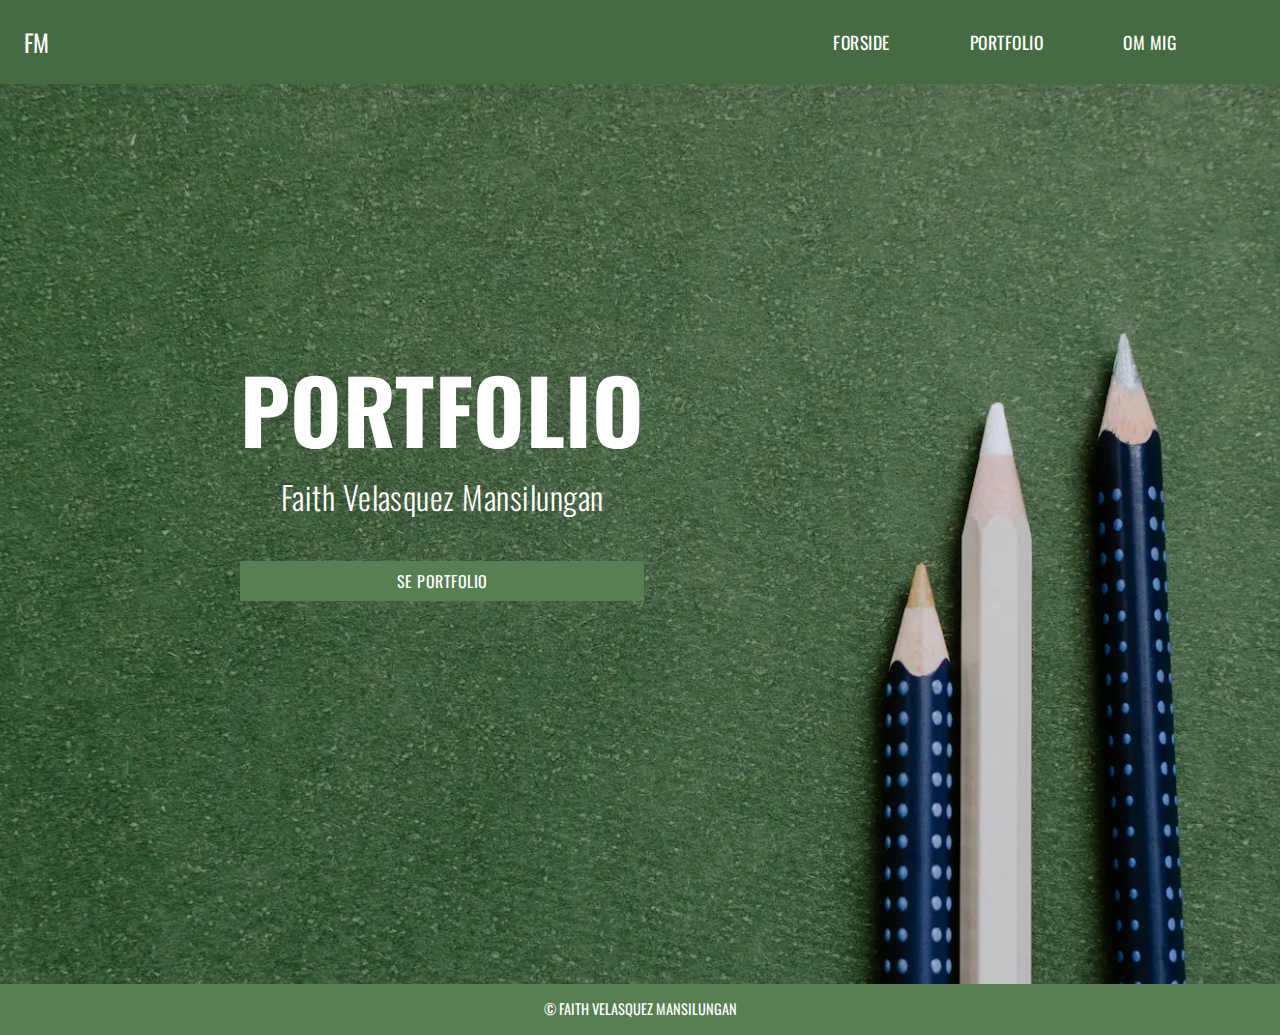
<file: index.html>
<!DOCTYPE html>
<html lang="da">
  <head>
    <meta charset="UTF-8" />
    <meta http-equiv="X-UA-Compatible" content="IE=edge" />
    <meta name="viewport" content="width=device-width, initial-scale=1.0" />
    <title>Forside</title>
    <link rel="preconnect" href="https://fonts.googleapis.com" />
    <link rel="preconnect" href="https://fonts.gstatic.com" crossorigin />
    <link
      href="https://fonts.googleapis.com/css2?family=EB+Garamond&family=Oswald:wght@300;500&display=swap"
      rel="stylesheet"
    />
    <link rel="stylesheet" href="generel.css" />
    <link rel="stylesheet" href="layout.css" />
    <link rel="icon" type="image/svg+xml" href="img/favicon_fm.svg" />
    <meta name="robots" content="noindex" />
  </head>
  <body>
    <header class="menu">
      <div class="logo">
        <a href="index.html">FM</a>
      </div>

      <nav class="main-menu">
        <button class="toggle-btn">MENU</button>
        <ul>
          <li><a href="index.html">FORSIDE</a></li>

          <li><a href="portfolio.html">PORTFOLIO</a></li>

          <li><a href="om.html">OM MIG</a></li>
        </ul>
      </nav>
    </header>

    <main class="splash">
      <div class="grid_splash">
        <div class="col_tekst">
          <h1>PORTFOLIO</h1>
          <h2>Faith Velasquez Mansilungan</h2>
          <a href="portfolio.html" class="button">SE PORTFOLIO</a>
        </div>
      </div>
    </main>

    <footer>
      <p>© FAITH VELASQUEZ MANSILUNGAN</p>
    </footer>
    <script src="script.js"></script>
  </body>
</html>
</file>
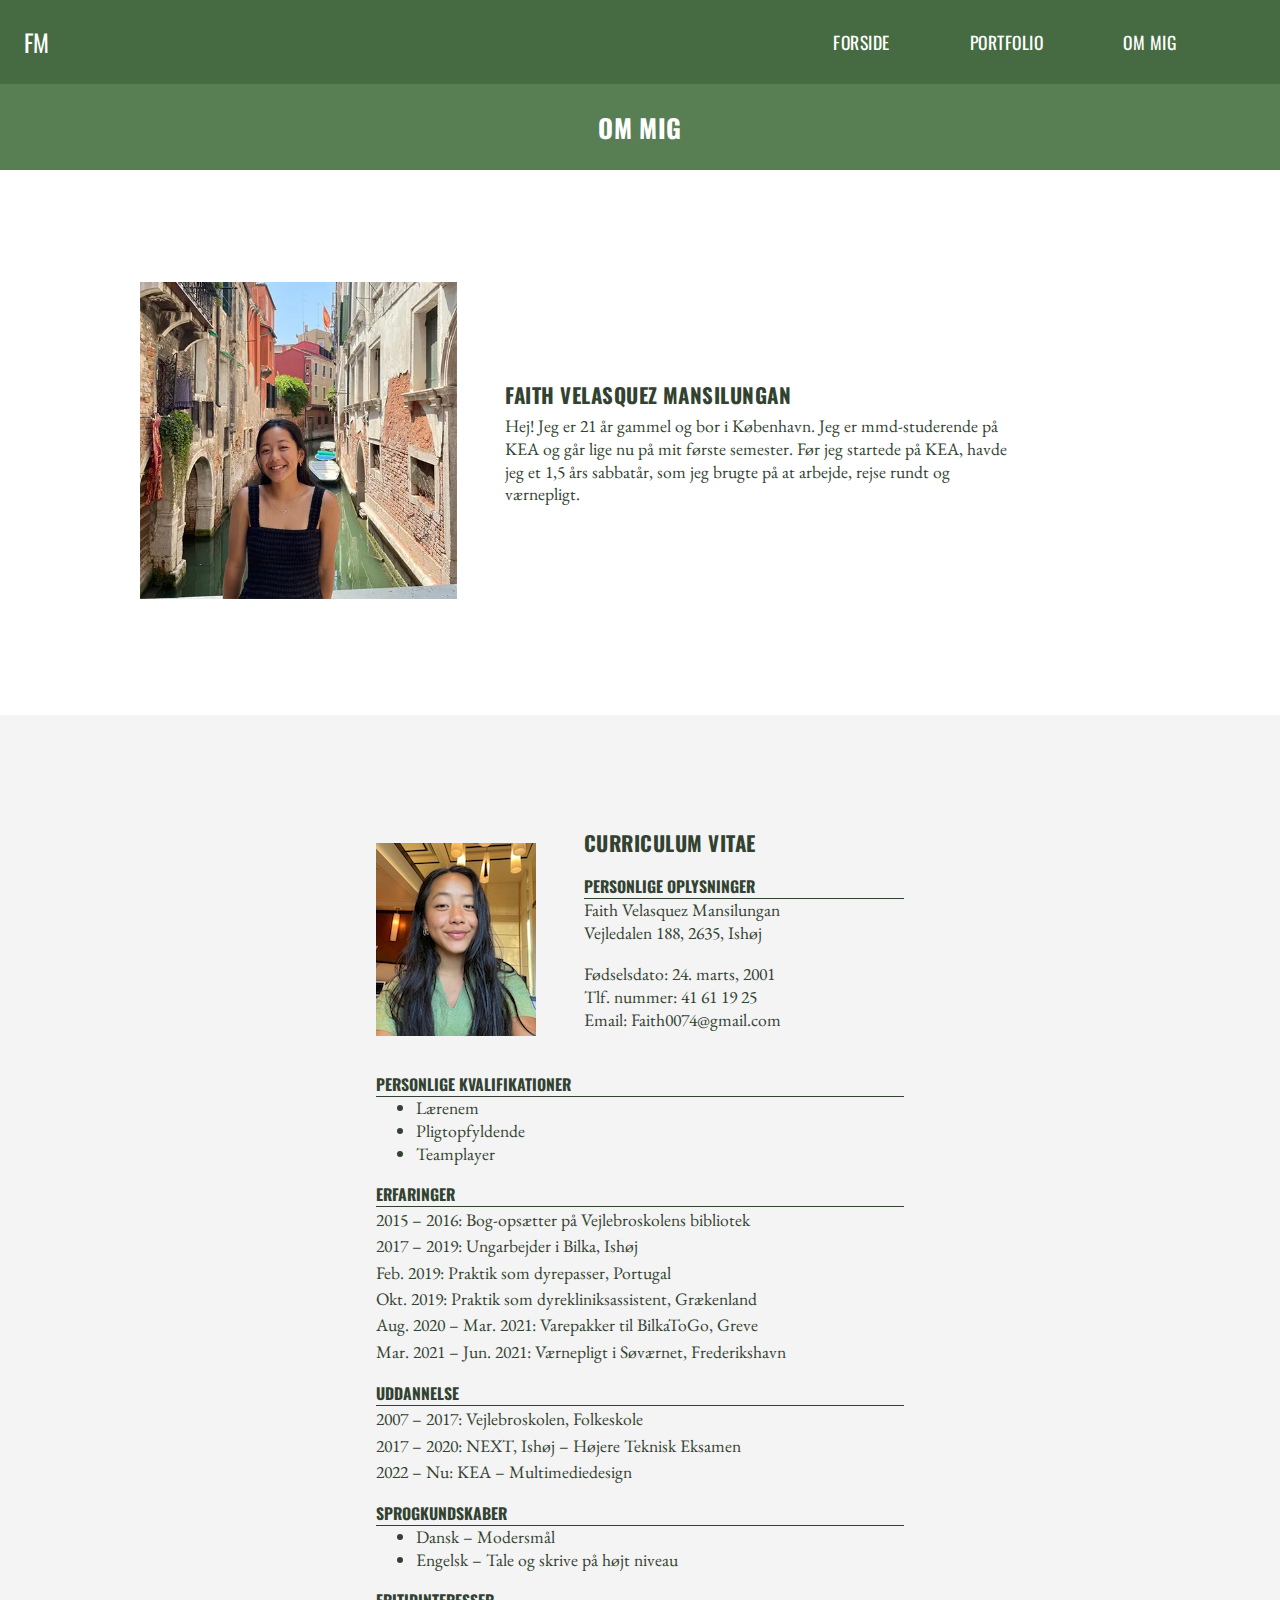
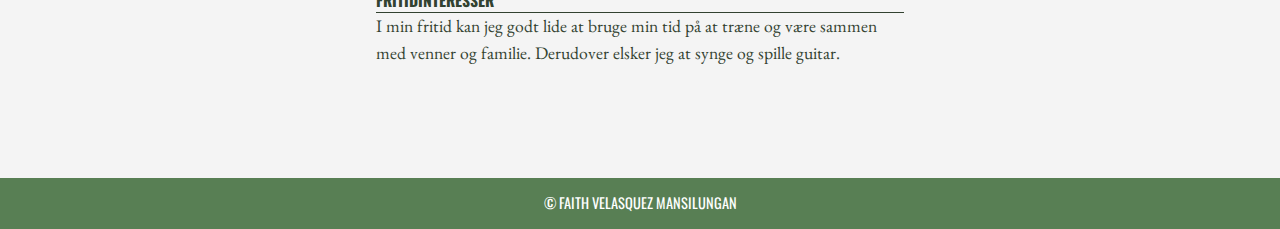
<file: om.html>
<!DOCTYPE html>
<html lang="da">
  <head>
    <meta charset="UTF-8" />
    <meta http-equiv="X-UA-Compatible" content="IE=edge" />
    <meta name="viewport" content="width=device-width, initial-scale=1.0" />
    <title>Om mig</title>
    <link rel="preconnect" href="https://fonts.googleapis.com" />
    <link rel="preconnect" href="https://fonts.gstatic.com" crossorigin />
    <link
      href="https://fonts.googleapis.com/css2?family=EB+Garamond&family=Oswald:wght@500&display=swap"
      rel="stylesheet"
    />
    <link rel="stylesheet" href="generel.css" />
    <link rel="stylesheet" href="layout.css" />
    <link rel="icon" type="image/svg+xml" href="img/favicon_fm.svg" />
    <meta name="robots" content="noindex" />
  </head>
  <body>
    <header class="menu">
      <div class="logo">
        <a href="index.html">FM</a>
      </div>

      <nav class="main-menu">
        <button class="toggle-btn">MENU</button>
        <ul>
          <li><a href="index.html">FORSIDE</a></li>

          <li><a href="portfolio.html">PORTFOLIO</a></li>

          <li><a href="om.html">OM MIG</a></li>
        </ul>
      </nav>
    </header>

    <main>
      <div class="overskrift">
        <h1>OM MIG</h1>
      </div>

      <section class="section_1">
        <div class="container">
          <div class="grid_1">
            <div class="portraet_1">
              <figure>
                <img src="img/portraet_480.webp" alt="Portræt" />
              </figure>
            </div>
            <div class="om_tekst">
              <h2>FAITH VELASQUEZ MANSILUNGAN</h2>
              <p>
                Hej! Jeg er 21 år gammel og bor i København. Jeg er
                mmd-studerende på KEA og går lige nu på mit første semester. Før
                jeg startede på KEA, havde jeg et 1,5 års sabbatår, som jeg
                brugte på at arbejde, rejse rundt og værnepligt.
              </p>
            </div>
          </div>
        </div>
      </section>

      <section class="section_2">
        <div class="container">
          <div class="grid_2">
            <div>
              <h2>CURRICULUM VITAE</h2>
              <h3>PERSONLIGE OPLYSNINGER</h3>

              <p>Faith Velasquez Mansilungan</p>
              <p>Vejledalen 188, 2635, Ishøj</p>
              <br />
              <p>Fødselsdato: 24. marts, 2001</p>
              <p>Tlf. nummer: 41 61 19 25</p>
              <p>Email: Faith0074@gmail.com</p>
            </div>
            <div class="portraet_2">
              <figure>
                <img src="img/portraet_160.webp" alt="Portræt" />
              </figure>
            </div>
          </div>

          <div class="cv">
            <h3>PERSONLIGE KVALIFIKATIONER</h3>
            <ul>
              <li>Lærenem</li>
              <li>Pligtopfyldende</li>
              <li>Teamplayer</li>
            </ul>

            <h3>ERFARINGER</h3>

            <p>2015 – 2016: Bog-opsætter på Vejlebroskolens bibliotek</p>
            <p>2017 – 2019: Ungarbejder i Bilka, Ishøj</p>
            <p>Feb. 2019: Praktik som dyrepasser, Portugal</p>
            <p>Okt. 2019: Praktik som dyrekliniksassistent, Grækenland</p>
            <p>Aug. 2020 – Mar. 2021: Varepakker til BilkaToGo, Greve</p>
            <p>Mar. 2021 – Jun. 2021: Værnepligt i Søværnet, Frederikshavn</p>

            <h3>UDDANNELSE</h3>

            <p>2007 – 2017: Vejlebroskolen, Folkeskole</p>
            <p>2017 – 2020: NEXT, Ishøj – Højere Teknisk Eksamen</p>
            <p>2022 – Nu: KEA – Multimediedesign</p>

            <h3>SPROGKUNDSKABER</h3>
            <ul>
              <li>Dansk – Modersmål</li>
              <li>Engelsk – Tale og skrive på højt niveau</li>
            </ul>

            <h3>FRITIDINTERESSER</h3>
            <p>
              I min fritid kan jeg godt lide at bruge min tid på at træne og
              være sammen med venner og familie. Derudover elsker jeg at synge
              og spille guitar.
            </p>
          </div>
        </div>
      </section>
    </main>

    <footer>
      <p>© FAITH VELASQUEZ MANSILUNGAN</p>
    </footer>
    <script src="script.js"></script>
  </body>
</html>
</file>
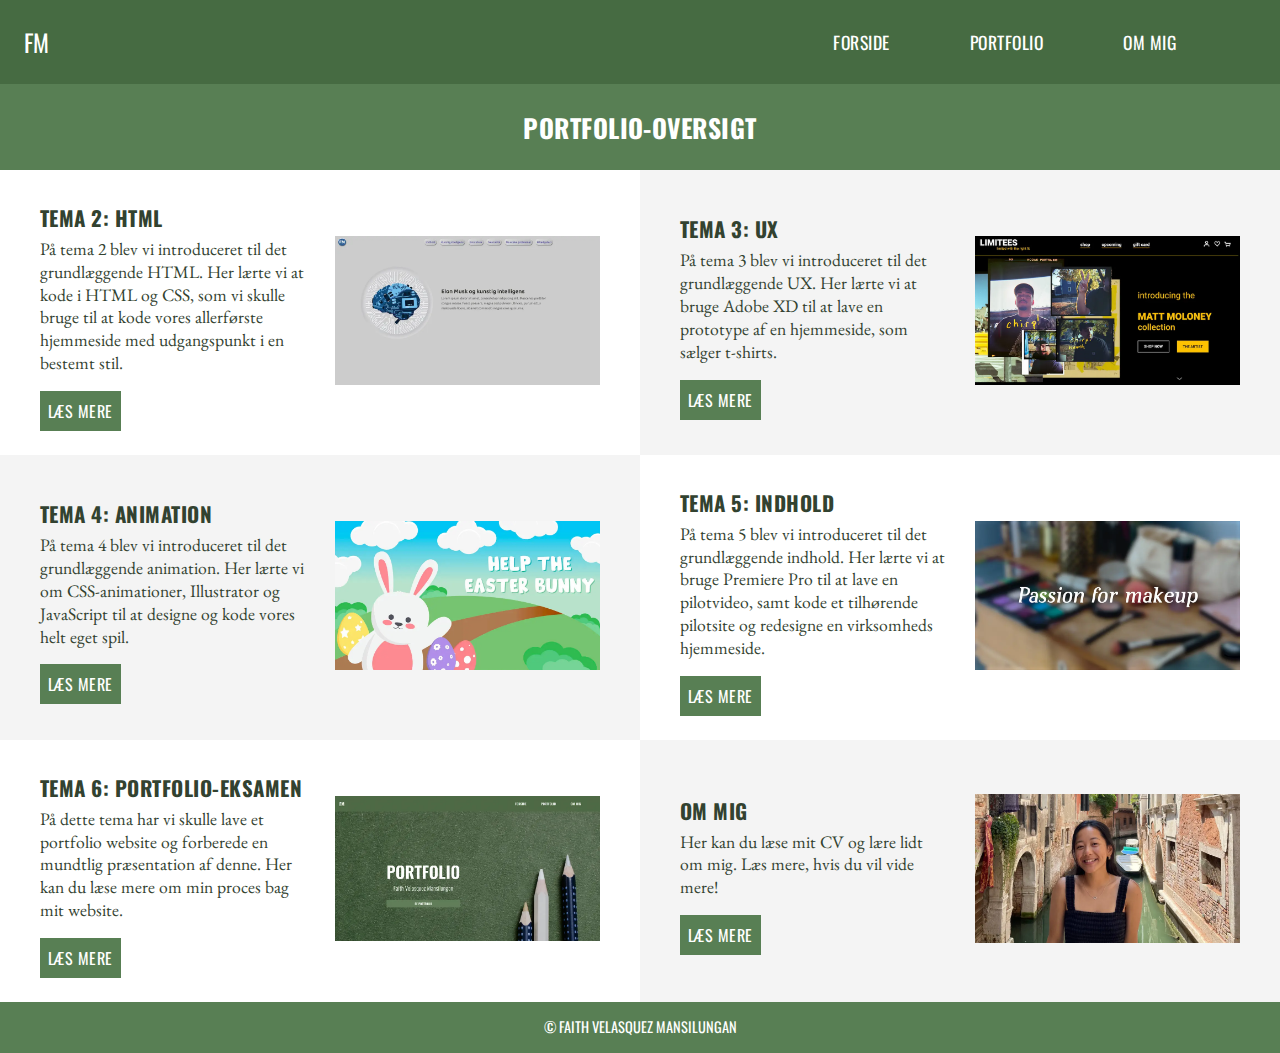
<file: portfolio.html>
<!DOCTYPE html>
<html lang="da">
  <head>
    <meta charset="UTF-8" />
    <meta http-equiv="X-UA-Compatible" content="IE=edge" />
    <meta name="viewport" content="width=device-width, initial-scale=1.0" />
    <title>Portfolio</title>
    <link rel="preconnect" href="https://fonts.googleapis.com" />
    <link rel="preconnect" href="https://fonts.gstatic.com" crossorigin />
    <link
      href="https://fonts.googleapis.com/css2?family=EB+Garamond&family=Oswald:wght@500&display=swap"
      rel="stylesheet"
    />
    <link rel="stylesheet" href="generel.css" />
    <link rel="stylesheet" href="layout.css" />
    <link rel="icon" type="image/svg+xml" href="img/favicon_fm.svg" />
    <meta name="robots" content="noindex" />
  </head>
  <body>
    <header class="menu">
      <div class="logo">
        <a href="index.html">FM</a>
      </div>

      <nav class="main-menu">
        <button class="toggle-btn">MENU</button>
        <ul>
          <li><a href="index.html">FORSIDE</a></li>

          <li><a href="portfolio.html">PORTFOLIO</a></li>

          <li><a href="om.html">OM MIG</a></li>
        </ul>
      </nav>
    </header>

    <main>
      <div class="overskrift">
        <h1>PORTFOLIO-OVERSIGT</h1>
      </div>

      <div class="container_portfolio">
        <section class="portfolio_tema2">
          <div class="img_tema2">
            <figure>
              <img
                src="img/portfolio_web.webp"
                alt="Forside af responsive_site_v2"
              />
            </figure>
          </div>
          <div class="tekst_pf">
            <h2>TEMA 2: HTML</h2>
            <p class="p_pf">
              På tema 2 blev vi introduceret til det grundlæggende HTML. Her
              lærte vi at kode i HTML og CSS, som vi skulle bruge til at kode
              vores allerførste hjemmeside med udgangspunkt i en bestemt stil.
            </p>
            <a href="tema2.html" class="button">LÆS MERE</a>
          </div>
        </section>

        <section class="portfolio_tema3">
          <div class="img_tema3">
            <figure>
              <img src="img/portfolio_ux.webp" alt="Forside af prototype 2" />
            </figure>
          </div>
          <div class="tekst_pf">
            <h2>TEMA 3: UX</h2>
            <p class="p_pf">
              På tema 3 blev vi introduceret til det grundlæggende UX. Her lærte
              vi at bruge Adobe XD til at lave en prototype af en hjemmeside,
              som sælger t-shirts.
            </p>
            <a href="tema3.html" class="button">LÆS MERE</a>
          </div>
        </section>

        <section class="portfolio_tema4">
          <div class="img_tema4">
            <figure>
              <img
                src="img/portfolio_animation.webp"
                alt="Help The Easter Bunny titelskaerm"
              />
            </figure>
          </div>
          <div class="tekst_pf">
            <h2>TEMA 4: ANIMATION</h2>
            <p class="p_pf">
              På tema 4 blev vi introduceret til det grundlæggende animation.
              Her lærte vi om CSS-animationer, Illustrator og JavaScript til at
              designe og kode vores helt eget spil.
            </p>
            <a href="tema4.html" class="button">LÆS MERE</a>
          </div>
        </section>

        <section class="portfolio_tema5">
          <div class="img_tema5">
            <figure>
              <img
                src="img/portfolio_indhold.webp"
                alt="Pilotvideo thumbnail"
              />
            </figure>
          </div>
          <div class="tekst_pf">
            <h2>TEMA 5: INDHOLD</h2>
            <p class="p_pf">
              På tema 5 blev vi introduceret til det grundlæggende indhold. Her
              lærte vi at bruge Premiere Pro til at lave en pilotvideo, samt
              kode et tilhørende pilotsite og redesigne en virksomheds
              hjemmeside.
            </p>
            <a href="tema5.html" class="button">LÆS MERE</a>
          </div>
        </section>

        <section class="portfolio_tema6">
          <div class="img_tema6">
            <figure>
              <img
                src="img/portfolio_forside.webp"
                alt="Forside af hjemmeside"
              />
            </figure>
          </div>
          <div class="tekst_pf">
            <h2>TEMA 6: PORTFOLIO-EKSAMEN</h2>
            <p class="p_pf">
              På dette tema har vi skulle lave et portfolio website og forberede
              en mundtlig præsentation af denne. Her kan du læse mere om min
              proces bag mit website.
            </p>
            <a href="tema6.html" class="button">LÆS MERE</a>
          </div>
        </section>

        <section class="portfolio_om_mig">
          <div class="img_tema6">
            <figure>
              <img src="img/portfolio_portraet.webp" alt="Portraet" />
            </figure>
          </div>
          <div class="tekst_pf">
            <h2>OM MIG</h2>
            <p class="p_pf">
              Her kan du læse mit CV og lære lidt om mig. Læs mere, hvis du vil
              vide mere!
            </p>
            <a href="om.html" class="button">LÆS MERE</a>
          </div>
        </section>
      </div>
    </main>

    <footer>
      <p>© FAITH VELASQUEZ MANSILUNGAN</p>
    </footer>
    <script src="script.js"></script>
  </body>
</html>
</file>
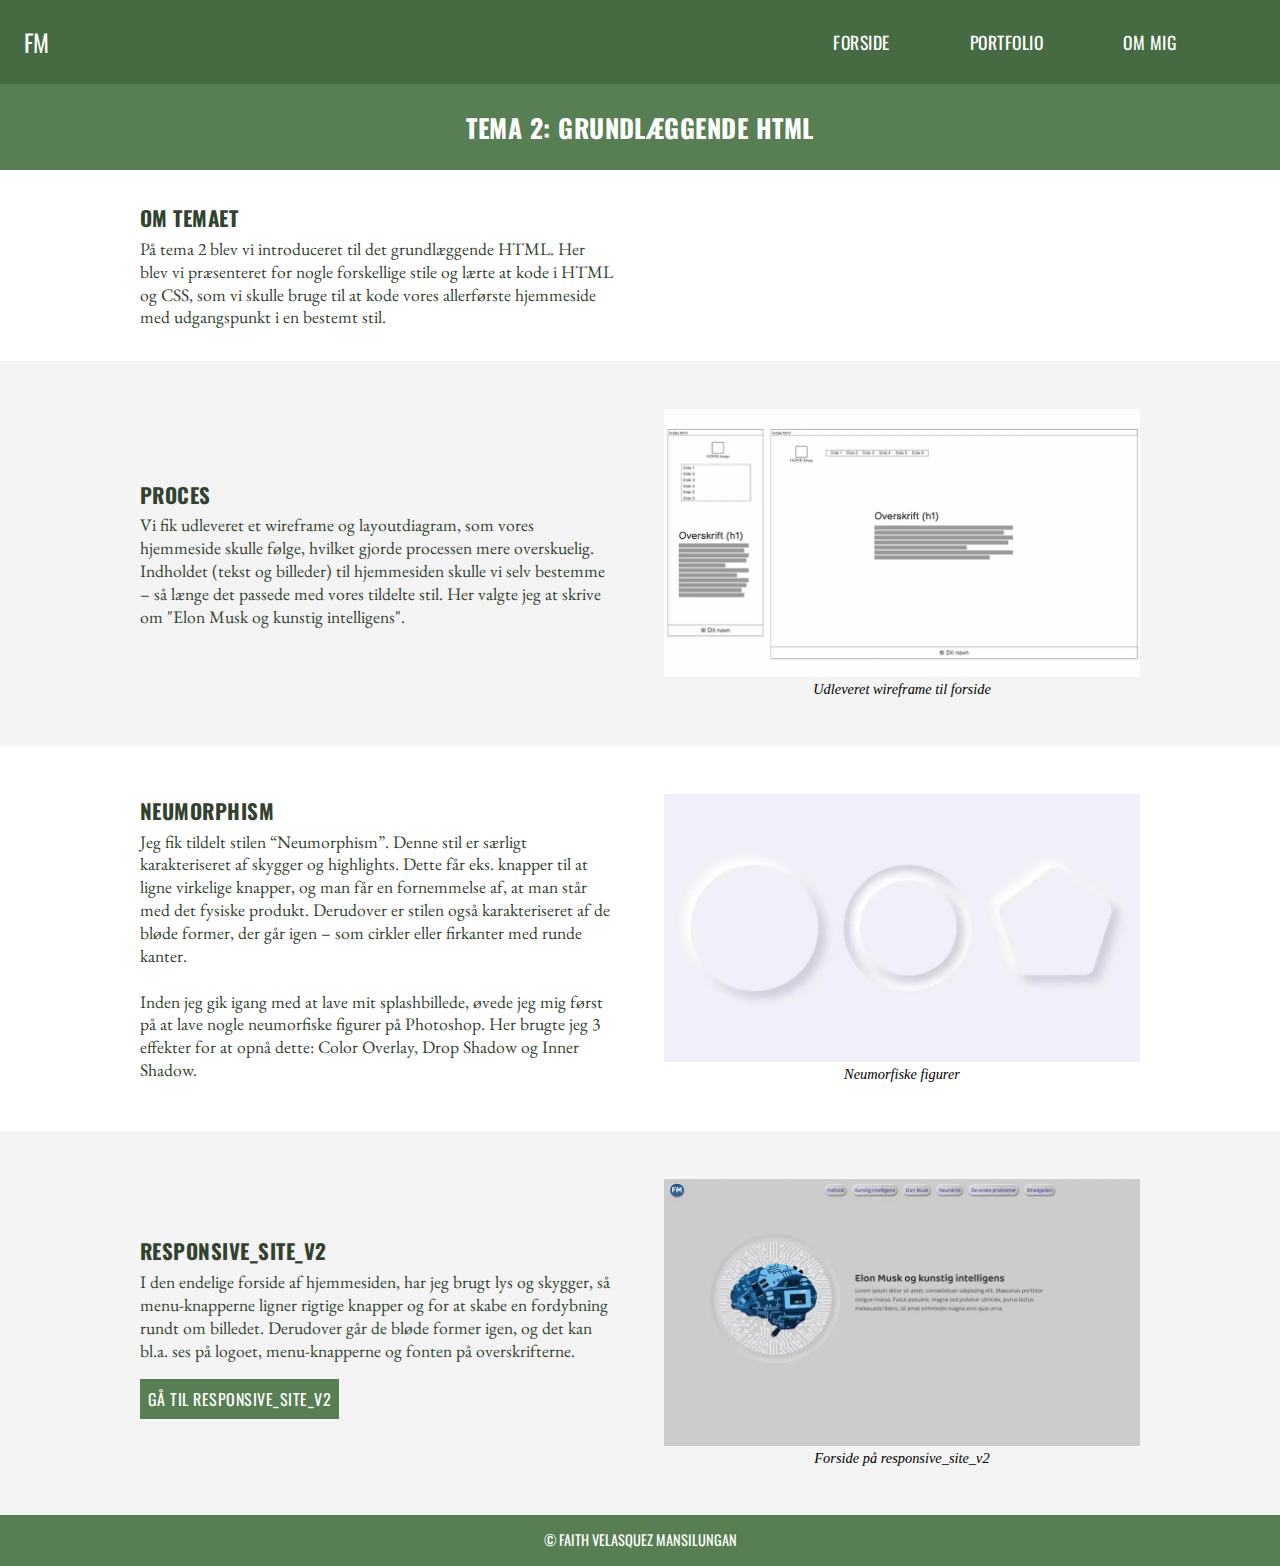
<file: tema2.html>
<!DOCTYPE html>
<html lang="da">
  <head>
    <meta charset="UTF-8" />
    <meta http-equiv="X-UA-Compatible" content="IE=edge" />
    <meta name="viewport" content="width=device-width, initial-scale=1.0" />
    <title>Tema 2</title>
    <link rel="preconnect" href="https://fonts.googleapis.com" />
    <link rel="preconnect" href="https://fonts.gstatic.com" crossorigin />
    <link
      href="https://fonts.googleapis.com/css2?family=EB+Garamond&family=Oswald:wght@500&display=swap"
      rel="stylesheet"
    />
    <link rel="stylesheet" href="generel.css" />
    <link rel="stylesheet" href="layout.css" />
    <link rel="icon" type="image/svg+xml" href="img/favicon_fm.svg" />
    <meta name="robots" content="noindex" />
  </head>
  <body>
    <header class="menu">
      <div class="logo">
        <a href="index.html">FM</a>
      </div>

      <nav class="main-menu">
        <button class="toggle-btn">MENU</button>
        <ul>
          <li><a href="index.html">FORSIDE</a></li>

          <li><a href="portfolio.html">PORTFOLIO</a></li>

          <li><a href="om.html">OM MIG</a></li>
        </ul>
      </nav>
    </header>

    <main>
      <div class="overskrift">
        <h1>TEMA 2: GRUNDLÆGGENDE HTML</h1>
      </div>

      <section class="section_white">
        <div class="container">
          <div class="tema_grid">
            <div class="tekst">
              <h2>OM TEMAET</h2>
              <p>
                På tema 2 blev vi introduceret til det grundlæggende HTML. Her
                blev vi præsenteret for nogle forskellige stile og lærte at kode
                i HTML og CSS, som vi skulle bruge til at kode vores allerførste
                hjemmeside med udgangspunkt i en bestemt stil.
              </p>
            </div>
          </div>
        </div>
      </section>

      <section class="section_gray">
        <div class="container">
          <div class="tema_grid">
            <div class="tekst">
              <h2>PROCES</h2>
              <p>
                Vi fik udleveret et wireframe og layoutdiagram, som vores
                hjemmeside skulle følge, hvilket gjorde processen mere
                overskuelig. Indholdet (tekst og billeder) til hjemmesiden
                skulle vi selv bestemme – så længe det passede med vores
                tildelte stil. Her valgte jeg at skrive om "Elon Musk og kunstig
                intelligens".
              </p>
            </div>

            <div class="billede">
              <figure class="figur_1">
                <img
                  src="img/wireframe.webp"
                  alt="Udleveret wireframe til forside"
                />
                <figcaption>Udleveret wireframe til forside</figcaption>
              </figure>
            </div>
          </div>
        </div>
      </section>

      <section class="section_white">
        <div class="container">
          <div class="tema_grid">
            <div class="tekst">
              <h2>NEUMORPHISM</h2>
              <p>
                Jeg fik tildelt stilen “Neumorphism”. Denne stil er særligt
                karakteriseret af skygger og highlights. Dette får eks. knapper
                til at ligne virkelige knapper, og man får en fornemmelse af, at
                man står med det fysiske produkt. Derudover er stilen også
                karakteriseret af de bløde former, der går igen – som cirkler
                eller firkanter med runde kanter.
                <br />
                <br />
                Inden jeg gik igang med at lave mit splashbillede, øvede jeg mig
                først på at lave nogle neumorfiske figurer på Photoshop. Her
                brugte jeg 3 effekter for at opnå dette: Color Overlay, Drop
                Shadow og Inner Shadow.
              </p>
            </div>

            <div class="billede">
              <figure class="figur_2">
                <img
                  src="img/neumorphic_figures.webp"
                  alt="Neumorfiske figurer"
                />
                <figcaption>Neumorfiske figurer</figcaption>
              </figure>
            </div>
          </div>
        </div>
      </section>

      <section class="section_gray">
        <div class="container">
          <div class="tema_grid">
            <div class="billede">
              <figure>
                <img
                  src="img/portfolio_web.webp"
                  alt="Forside på hjemmeside fra tema 2"
                />
                <figcaption>Forside på responsive_site_v2</figcaption>
              </figure>
            </div>

            <div class="tekst_order">
              <h2>RESPONSIVE_SITE_V2</h2>
              <p class="p_pf">
                I den endelige forside af hjemmesiden, har jeg brugt lys og
                skygger, så menu-knapperne ligner rigtige knapper og for at
                skabe en fordybning rundt om billedet. Derudover går de bløde
                former igen, og det kan bl.a. ses på logoet, menu-knapperne og
                fonten på overskrifterne.
              </p>
              <a
                href="https://faithvelasquez.dk/kea/02_web/04_responsive/responsive_v2/"
                class="button"
                >GÅ TIL RESPONSIVE_SITE_V2</a
              >
            </div>
          </div>
        </div>
      </section>
    </main>

    <footer>
      <p>© FAITH VELASQUEZ MANSILUNGAN</p>
    </footer>
    <script src="script.js"></script>
  </body>
</html>
</file>
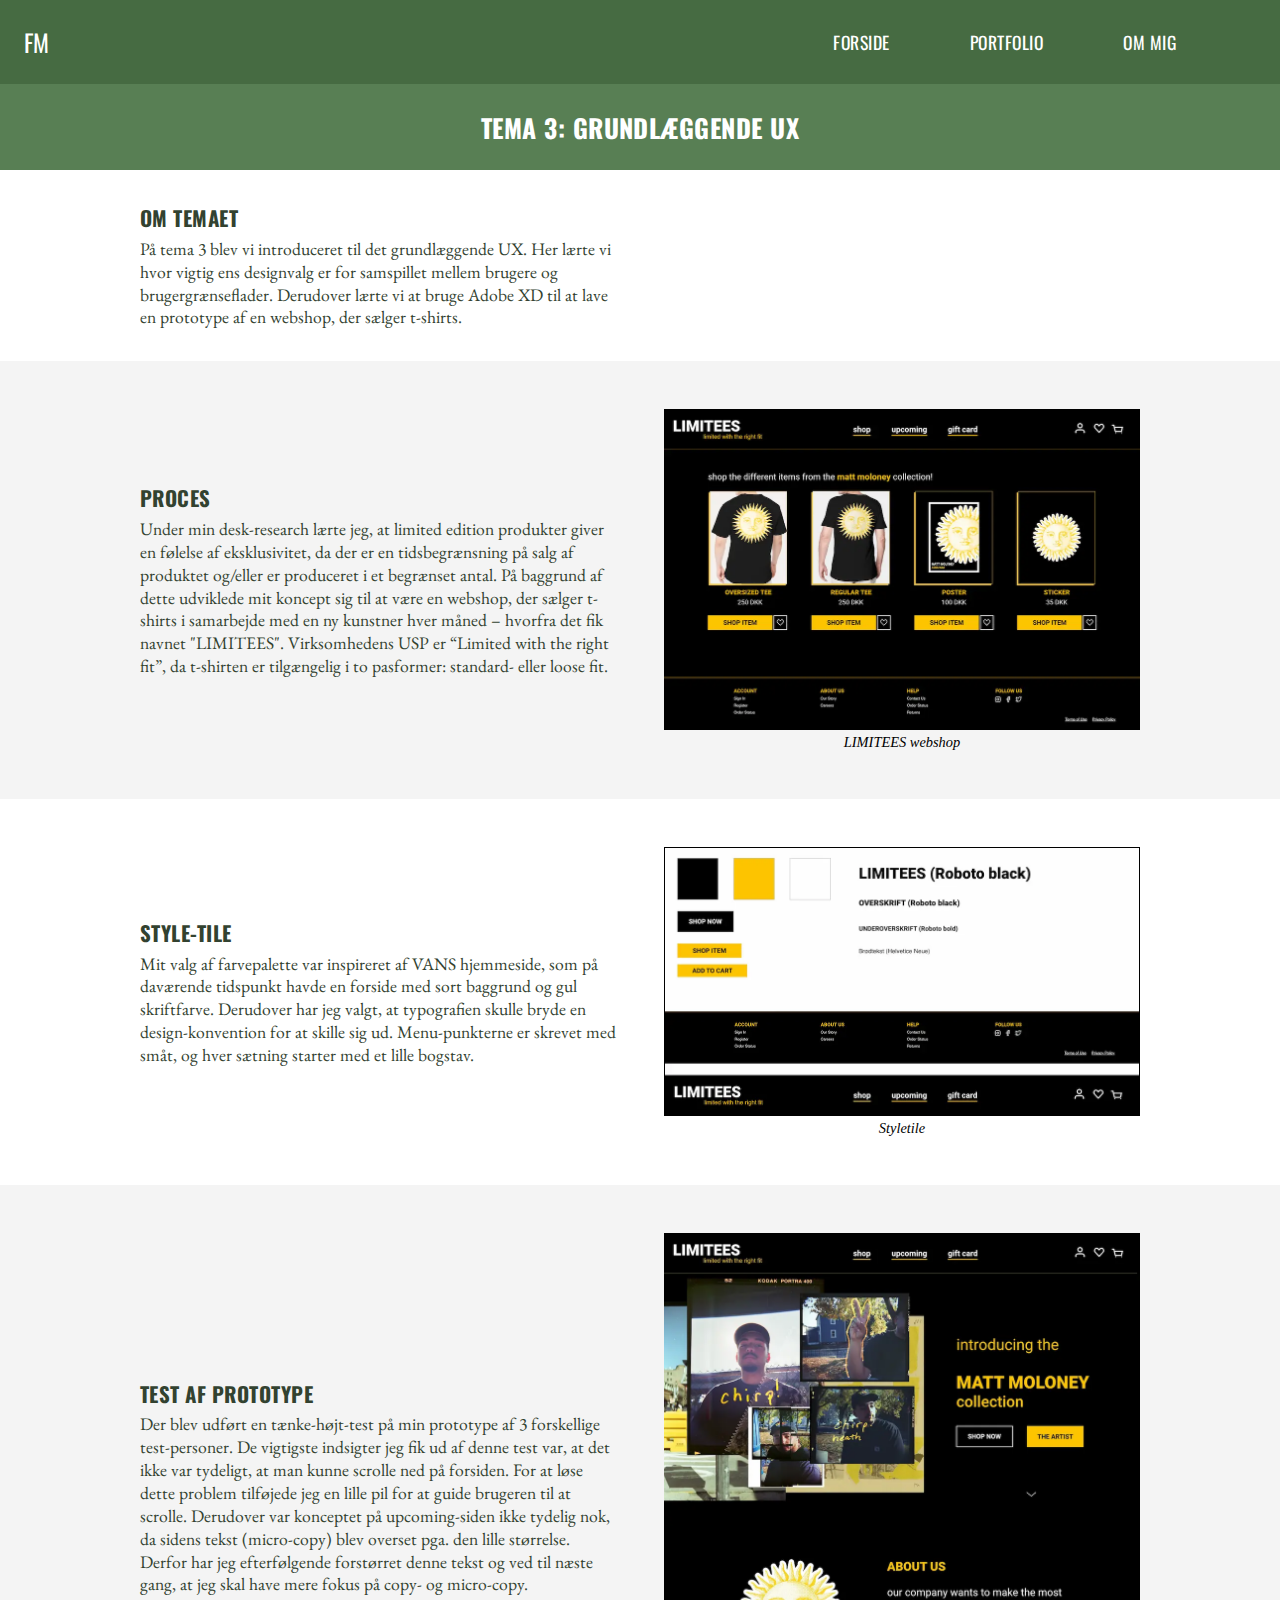
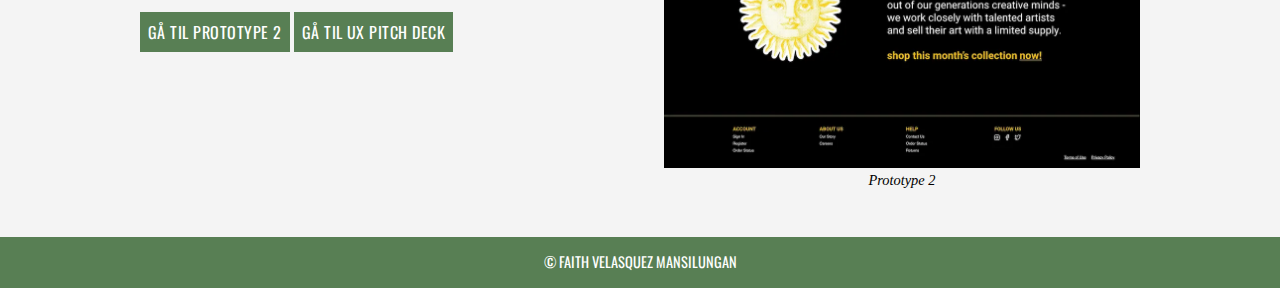
<file: tema3.html>
<!DOCTYPE html>
<html lang="da">
  <head>
    <meta charset="UTF-8" />
    <meta http-equiv="X-UA-Compatible" content="IE=edge" />
    <meta name="viewport" content="width=device-width, initial-scale=1.0" />
    <title>Tema 3</title>
    <link rel="preconnect" href="https://fonts.googleapis.com" />
    <link rel="preconnect" href="https://fonts.gstatic.com" crossorigin />
    <link
      href="https://fonts.googleapis.com/css2?family=EB+Garamond&family=Oswald:wght@500&display=swap"
      rel="stylesheet"
    />
    <link rel="stylesheet" href="generel.css" />
    <link rel="stylesheet" href="layout.css" />
    <link rel="icon" type="image/svg+xml" href="img/favicon_fm.svg" />
    <meta name="robots" content="noindex" />
  </head>
  <body>
    <header class="menu">
      <div class="logo">
        <a href="index.html">FM</a>
      </div>

      <nav class="main-menu">
        <button class="toggle-btn">MENU</button>
        <ul>
          <li><a href="index.html">FORSIDE</a></li>

          <li><a href="portfolio.html">PORTFOLIO</a></li>

          <li><a href="om.html">OM MIG</a></li>
        </ul>
      </nav>
    </header>

    <main>
      <div class="overskrift">
        <h1>TEMA 3: GRUNDLÆGGENDE UX</h1>
      </div>

      <section class="section_white">
        <div class="container">
          <div class="tema_grid">
            <div class="tekst">
              <h2>OM TEMAET</h2>
              <p>
                På tema 3 blev vi introduceret til det grundlæggende UX. Her
                lærte vi hvor vigtig ens designvalg er for samspillet mellem
                brugere og brugergrænseflader. Derudover lærte vi at bruge Adobe
                XD til at lave en prototype af en webshop, der sælger t-shirts.
              </p>
            </div>
          </div>
        </div>
      </section>

      <section class="section_gray">
        <div class="container">
          <div class="tema_grid">
            <div class="tekst">
              <h2>PROCES</h2>
              <p>
                Under min desk-research lærte jeg, at limited edition produkter
                giver en følelse af eksklusivitet, da der er en tidsbegrænsning
                på salg af produktet og/eller er produceret i et begrænset
                antal. På baggrund af dette udviklede mit koncept sig til at
                være en webshop, der sælger t-shirts i samarbejde med en ny
                kunstner hver måned – hvorfra det fik navnet "LIMITEES".
                Virksomhedens USP er “Limited with the right fit”, da t-shirten
                er tilgængelig i to pasformer: standard- eller loose fit.
              </p>
            </div>

            <div class="billede">
              <figure>
                <img src="img/shop.webp" alt="T-shirt webshop" />
                <figcaption>LIMITEES webshop</figcaption>
              </figure>
            </div>
          </div>
        </div>
      </section>

      <section class="section_white">
        <div class="container">
          <div class="tema_grid">
            <div class="tekst">
              <h2>STYLE-TILE</h2>
              <p>
                Mit valg af farvepalette var inspireret af VANS hjemmeside, som
                på daværende tidspunkt havde en forside med sort baggrund og gul
                skriftfarve. Derudover har jeg valgt, at typografien skulle
                bryde en design-konvention for at skille sig ud. Menu-punkterne
                er skrevet med småt, og hver sætning starter med et lille
                bogstav.
              </p>
            </div>

            <div class="billede">
              <figure>
                <img
                  class="border"
                  src="img/styletile_tema3.webp"
                  alt="Styletile"
                />
                <figcaption>Styletile</figcaption>
              </figure>
            </div>
          </div>
        </div>
      </section>

      <section class="section_gray">
        <div class="container">
          <div class="tema_grid">
            <div class="billede">
              <figure>
                <img src="img/landing_page.webp" alt="Prototype 2" />
                <figcaption>Prototype 2</figcaption>
              </figure>
            </div>
            <div class="tekst_order">
              <h2>TEST AF PROTOTYPE</h2>
              <p class="p_pf">
                Der blev udført en tænke-højt-test på min prototype af 3
                forskellige test-personer. De vigtigste indsigter jeg fik ud af
                denne test var, at det ikke var tydeligt, at man kunne scrolle
                ned på forsiden. For at løse dette problem tilføjede jeg en
                lille pil for at guide brugeren til at scrolle. Derudover var
                konceptet på upcoming-siden ikke tydelig nok, da sidens tekst
                (micro-copy) blev overset pga. den lille størrelse. Derfor har
                jeg efterfølgende forstørret denne tekst og ved til næste gang,
                at jeg skal have mere fokus på copy- og micro-copy.
              </p>

              <a
                href="https://xd.adobe.com/view/d6cf6e7e-15b4-430e-96b0-a9582f40cf54-839c/"
                class="button"
                >GÅ TIL PROTOTYPE 2</a
              >
              <a
                href="https://docs.google.com/presentation/d/1OOjKEYZf-Y2LRP8-nj-V6BwcB_X8EWOZvWtIgeNK6-0/edit?usp=sharing"
                class="button"
                >GÅ TIL UX PITCH DECK</a
              >
            </div>
          </div>
        </div>
      </section>
    </main>

    <footer>
      <p>© FAITH VELASQUEZ MANSILUNGAN</p>
    </footer>
    <script src="script.js"></script>
  </body>
</html>
</file>
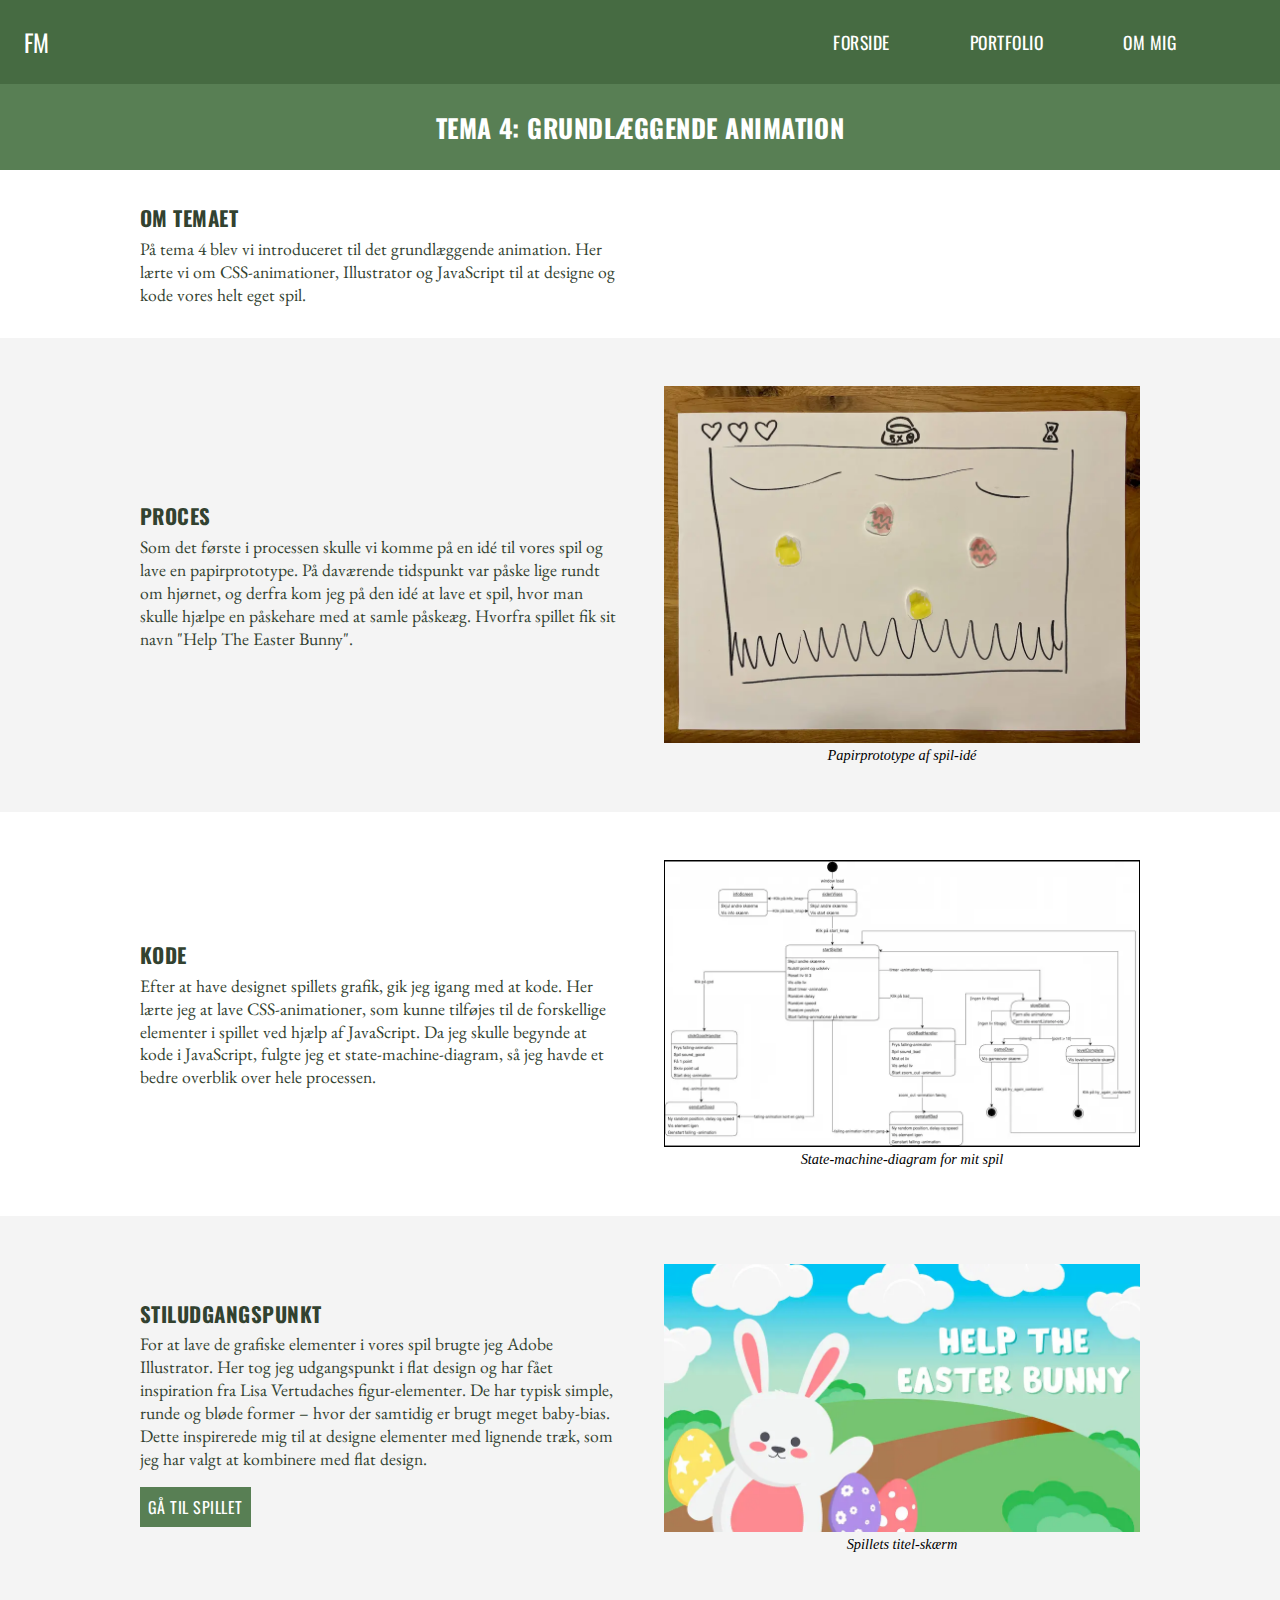
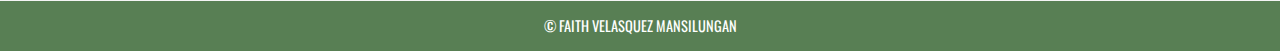
<file: tema4.html>
<!DOCTYPE html>
<html lang="da">
  <head>
    <meta charset="UTF-8" />
    <meta http-equiv="X-UA-Compatible" content="IE=edge" />
    <meta name="viewport" content="width=device-width, initial-scale=1.0" />
    <title>Tema 4</title>
    <link rel="preconnect" href="https://fonts.googleapis.com" />
    <link rel="preconnect" href="https://fonts.gstatic.com" crossorigin />
    <link
      href="https://fonts.googleapis.com/css2?family=EB+Garamond&family=Oswald:wght@500&display=swap"
      rel="stylesheet"
    />
    <link rel="stylesheet" href="generel.css" />
    <link rel="stylesheet" href="layout.css" />
    <link rel="icon" type="image/svg+xml" href="img/favicon_fm.svg" />
    <meta name="robots" content="noindex" />
  </head>
  <body>
    <header class="menu">
      <div class="logo">
        <a href="index.html">FM</a>
      </div>

      <nav class="main-menu">
        <button class="toggle-btn">MENU</button>
        <ul>
          <li><a href="index.html">FORSIDE</a></li>

          <li><a href="portfolio.html">PORTFOLIO</a></li>

          <li><a href="om.html">OM MIG</a></li>
        </ul>
      </nav>
    </header>

    <main>
      <div class="overskrift">
        <h1>TEMA 4: GRUNDLÆGGENDE ANIMATION</h1>
      </div>

      <section class="section_white">
        <div class="container">
          <div class="tema_grid">
            <div class="tekst">
              <h2>OM TEMAET</h2>
              <p>
                På tema 4 blev vi introduceret til det grundlæggende animation.
                Her lærte vi om CSS-animationer, Illustrator og JavaScript til
                at designe og kode vores helt eget spil.
              </p>
            </div>
          </div>
        </div>
      </section>

      <section class="section_gray">
        <div class="container">
          <div class="tema_grid">
            <div class="tekst">
              <h2>PROCES</h2>
              <p>
                Som det første i processen skulle vi komme på en idé til vores
                spil og lave en papirprototype. På daværende tidspunkt var påske
                lige rundt om hjørnet, og derfra kom jeg på den idé at lave et
                spil, hvor man skulle hjælpe en påskehare med at samle påskeæg.
                Hvorfra spillet fik sit navn "Help The Easter Bunny".
              </p>
            </div>
            <div class="billede">
              <figure>
                <img
                  src="img/papir_prototype.webp"
                  alt="Papir-prototype af spil"
                />
                <figcaption>Papirprototype af spil-idé</figcaption>
              </figure>
            </div>
          </div>
        </div>
      </section>

      <section class="section_white">
        <div class="container">
          <div class="tema_grid">
            <div class="tekst">
              <h2>KODE</h2>
              <p>
                Efter at have designet spillets grafik, gik jeg igang med at
                kode. Her lærte jeg at lave CSS-animationer, som kunne tilføjes
                til de forskellige elementer i spillet ved hjælp af JavaScript.
                Da jeg skulle begynde at kode i JavaScript, fulgte jeg et
                state-machine-diagram, så jeg havde et bedre overblik over hele
                processen.
              </p>
            </div>
            <div class="billede">
              <figure>
                <img
                  class="border"
                  src="img/smd.webp"
                  alt="State-machine-diagram for spil"
                />
                <figcaption>State-machine-diagram for mit spil</figcaption>
              </figure>
            </div>
          </div>
        </div>
      </section>

      <section class="section_gray">
        <div class="container">
          <div class="tema_grid">
            <div class="billede">
              <figure>
                <img
                  src="img/portfolio_animation.webp"
                  alt="Help The Easter Bunny titel-skærm"
                />
                <figcaption>Spillets titel-skærm</figcaption>
              </figure>
            </div>
            <div class="tekst_order">
              <h2>STILUDGANGSPUNKT</h2>
              <p class="p_pf">
                For at lave de grafiske elementer i vores spil brugte jeg Adobe
                Illustrator. Her tog jeg udgangspunkt i flat design og har fået
                inspiration fra Lisa Vertudaches figur-elementer. De har typisk
                simple, runde og bløde former – hvor der samtidig er brugt meget
                baby-bias. Dette inspirerede mig til at designe elementer med
                lignende træk, som jeg har valgt at kombinere med flat design.
              </p>

              <a
                href="https://faithvelasquez.dk/kea/04_animation/spil/spil.html"
                class="button"
                >GÅ TIL SPILLET</a
              >
            </div>
          </div>
        </div>
      </section>
    </main>

    <footer>
      <p>© FAITH VELASQUEZ MANSILUNGAN</p>
    </footer>
    <script src="script.js"></script>
  </body>
</html>
</file>
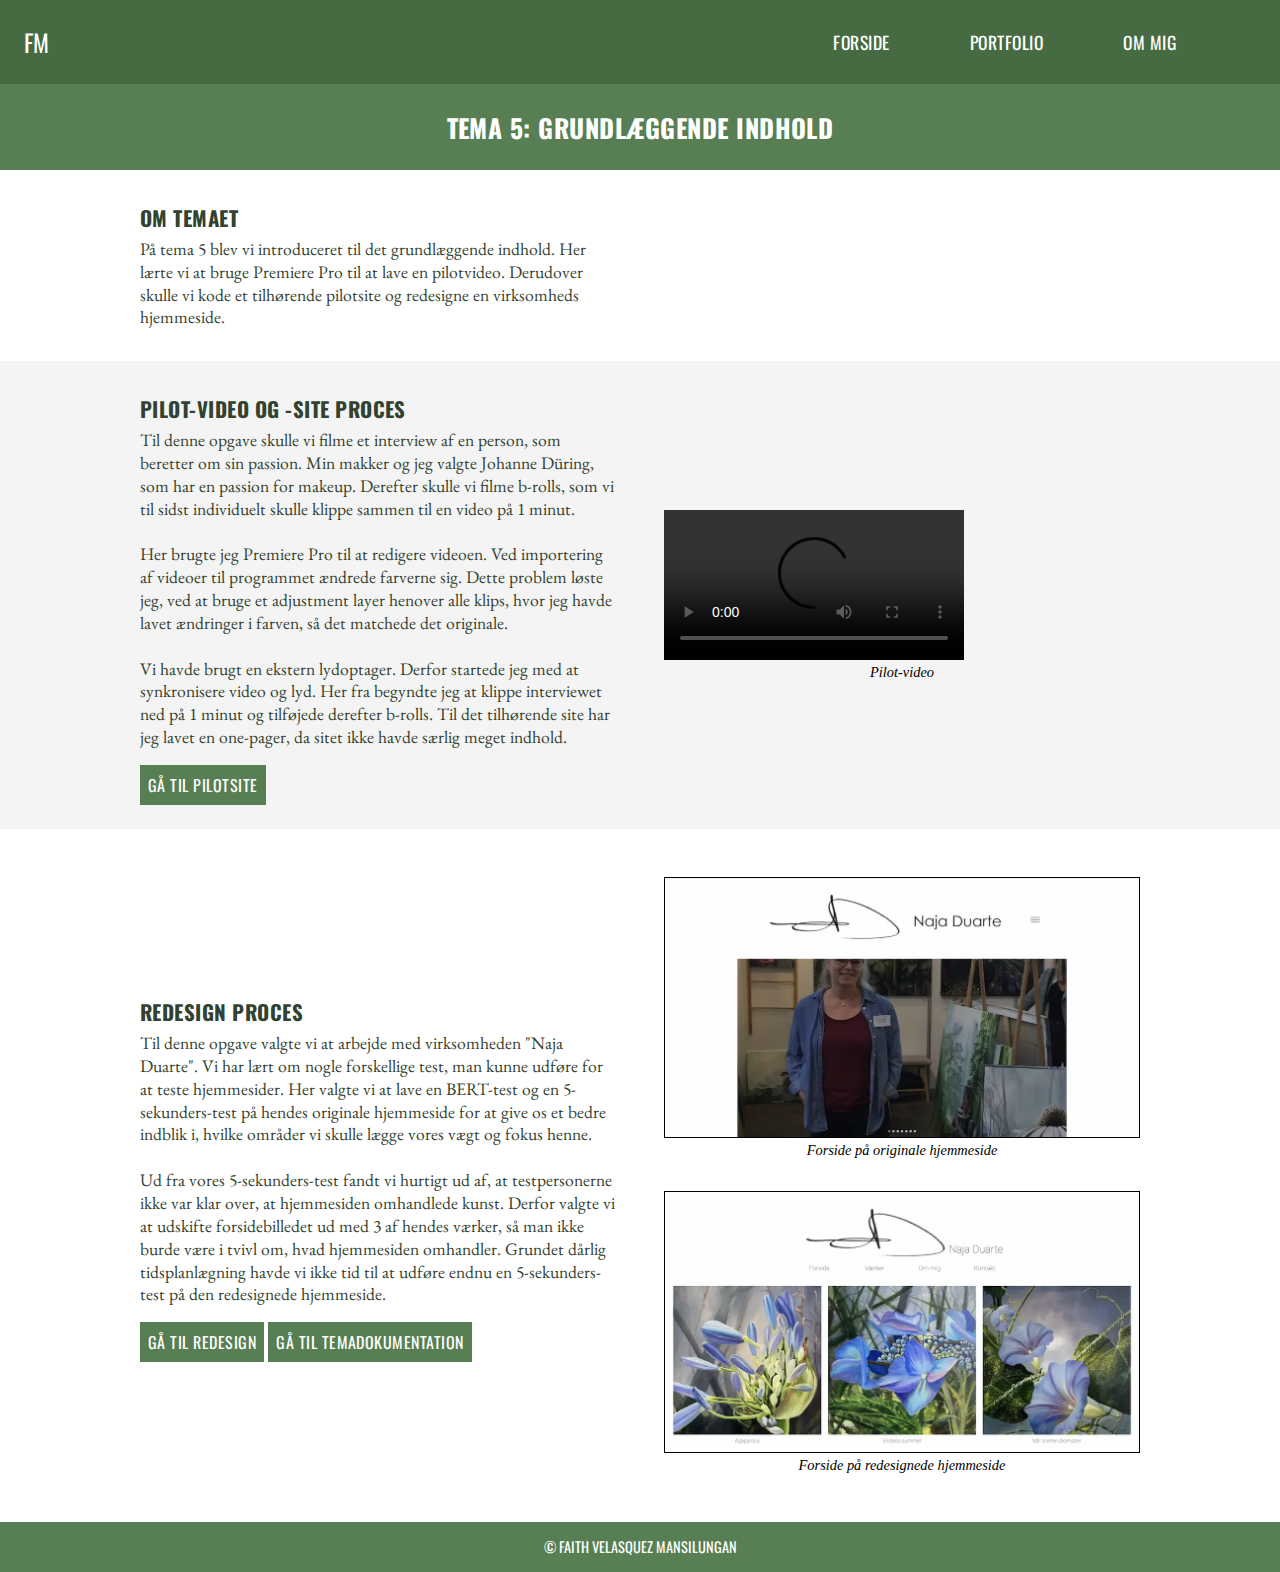
<file: tema5.html>
<!DOCTYPE html>
<html lang="da">
  <head>
    <meta charset="UTF-8" />
    <meta http-equiv="X-UA-Compatible" content="IE=edge" />
    <meta name="viewport" content="width=device-width, initial-scale=1.0" />
    <title>Tema 5</title>
    <link rel="preconnect" href="https://fonts.googleapis.com" />
    <link rel="preconnect" href="https://fonts.gstatic.com" crossorigin />
    <link
      href="https://fonts.googleapis.com/css2?family=EB+Garamond&family=Oswald:wght@500&display=swap"
      rel="stylesheet"
    />
    <link rel="stylesheet" href="generel.css" />
    <link rel="stylesheet" href="layout.css" />
    <link rel="icon" type="image/svg+xml" href="img/favicon_fm.svg" />
    <meta name="robots" content="noindex" />
  </head>
  <body>
    <header class="menu">
      <div class="logo">
        <a href="index.html">FM</a>
      </div>

      <nav class="main-menu">
        <button class="toggle-btn">MENU</button>
        <ul>
          <li><a href="index.html">FORSIDE</a></li>

          <li><a href="portfolio.html">PORTFOLIO</a></li>

          <li><a href="om.html">OM MIG</a></li>
        </ul>
      </nav>
    </header>

    <main>
      <div class="overskrift">
        <h1>TEMA 5: GRUNDLÆGGENDE INDHOLD</h1>
      </div>

      <section class="section_white">
        <div class="container">
          <div class="tema_grid">
            <div class="tekst">
              <h2>OM TEMAET</h2>
              <p>
                På tema 5 blev vi introduceret til det grundlæggende indhold.
                Her lærte vi at bruge Premiere Pro til at lave en pilotvideo.
                Derudover skulle vi kode et tilhørende pilotsite og redesigne en
                virksomheds hjemmeside.
              </p>
            </div>
          </div>
        </div>
      </section>

      <section class="section_gray">
        <div class="container">
          <div class="tema_grid">
            <div class="billede">
              <figure>
                <video
                  src="http://faithvelasquez.dk/kea/05_indhold/01_pilotvideo/pilotvideo.mp4"
                  controls
                ></video>
                <figcaption>Pilot-video</figcaption>
              </figure>
            </div>
            <div class="tekst_order">
              <h2>PILOT-VIDEO OG -SITE PROCES</h2>
              <p class="p_pf">
                Til denne opgave skulle vi filme et interview af en person, som
                beretter om sin passion. Min makker og jeg valgte Johanne
                Düring, som har en passion for makeup. Derefter skulle vi filme
                b-rolls, som vi til sidst individuelt skulle klippe sammen til
                en video på 1 minut. <br /><br />Her brugte jeg Premiere Pro til
                at redigere videoen. Ved importering af videoer til programmet
                ændrede farverne sig. Dette problem løste jeg, ved at bruge et
                adjustment layer henover alle klips, hvor jeg havde lavet
                ændringer i farven, så det matchede det originale.
                <br /><br />Vi havde brugt en ekstern lydoptager. Derfor
                startede jeg med at synkronisere video og lyd. Her fra begyndte
                jeg at klippe interviewet ned på 1 minut og tilføjede derefter
                b-rolls. Til det tilhørende site har jeg lavet en one-pager, da
                sitet ikke havde særlig meget indhold.
              </p>
              <a
                href="https://fait0094.github.io/01_pilotvideo/index.html"
                class="button"
                >GÅ TIL PILOTSITE</a
              >
            </div>
          </div>
        </div>
      </section>

      <section class="section_white">
        <div class="container">
          <div class="tema_grid">
            <div class="billede">
              <figure>
                <img
                  class="border"
                  src="img/original.webp"
                  alt="Naja Duarte forside"
                />
                <figcaption>Forside på originale hjemmeside</figcaption>
              </figure>
              <figure>
                <img
                  class="border"
                  src="img/redesign.webp"
                  alt="Forside på redesignede hjemmeside"
                />
                <figcaption>Forside på redesignede hjemmeside</figcaption>
              </figure>
            </div>

            <div class="tekst_order">
              <h2>REDESIGN PROCES</h2>
              <p class="p_pf">
                Til denne opgave valgte vi at arbejde med virksomheden "Naja
                Duarte". Vi har lært om nogle forskellige test, man kunne udføre
                for at teste hjemmesider. Her valgte vi at lave en BERT-test og
                en 5-sekunders-test på hendes originale hjemmeside for at give
                os et bedre indblik i, hvilke områder vi skulle lægge vores vægt
                og fokus henne. <br /><br />Ud fra vores 5-sekunders-test fandt
                vi hurtigt ud af, at testpersonerne ikke var klar over, at
                hjemmesiden omhandlede kunst. Derfor valgte vi at udskifte
                forsidebilledet ud med 3 af hendes værker, så man ikke burde
                være i tvivl om, hvad hjemmesiden omhandler. Grundet dårlig
                tidsplanlægning havde vi ikke tid til at udføre endnu en
                5-sekunders-test på den redesignede hjemmeside.
              </p>
              <a href="https://fait0094.github.io/gruppe9/" class="button"
                >GÅ TIL REDESIGN</a
              >
              <a
                href="https://docs.google.com/document/d/1DO_gke-mq6Rz3V5eVOFjlgjpT7Arcb-7DtXnM9azH_Y/edit?usp=sharing"
                class="button"
                >GÅ TIL TEMADOKUMENTATION</a
              >
            </div>
          </div>
        </div>
      </section>
    </main>

    <footer>
      <p>© FAITH VELASQUEZ MANSILUNGAN</p>
    </footer>
    <script src="script.js"></script>
  </body>
</html>
</file>
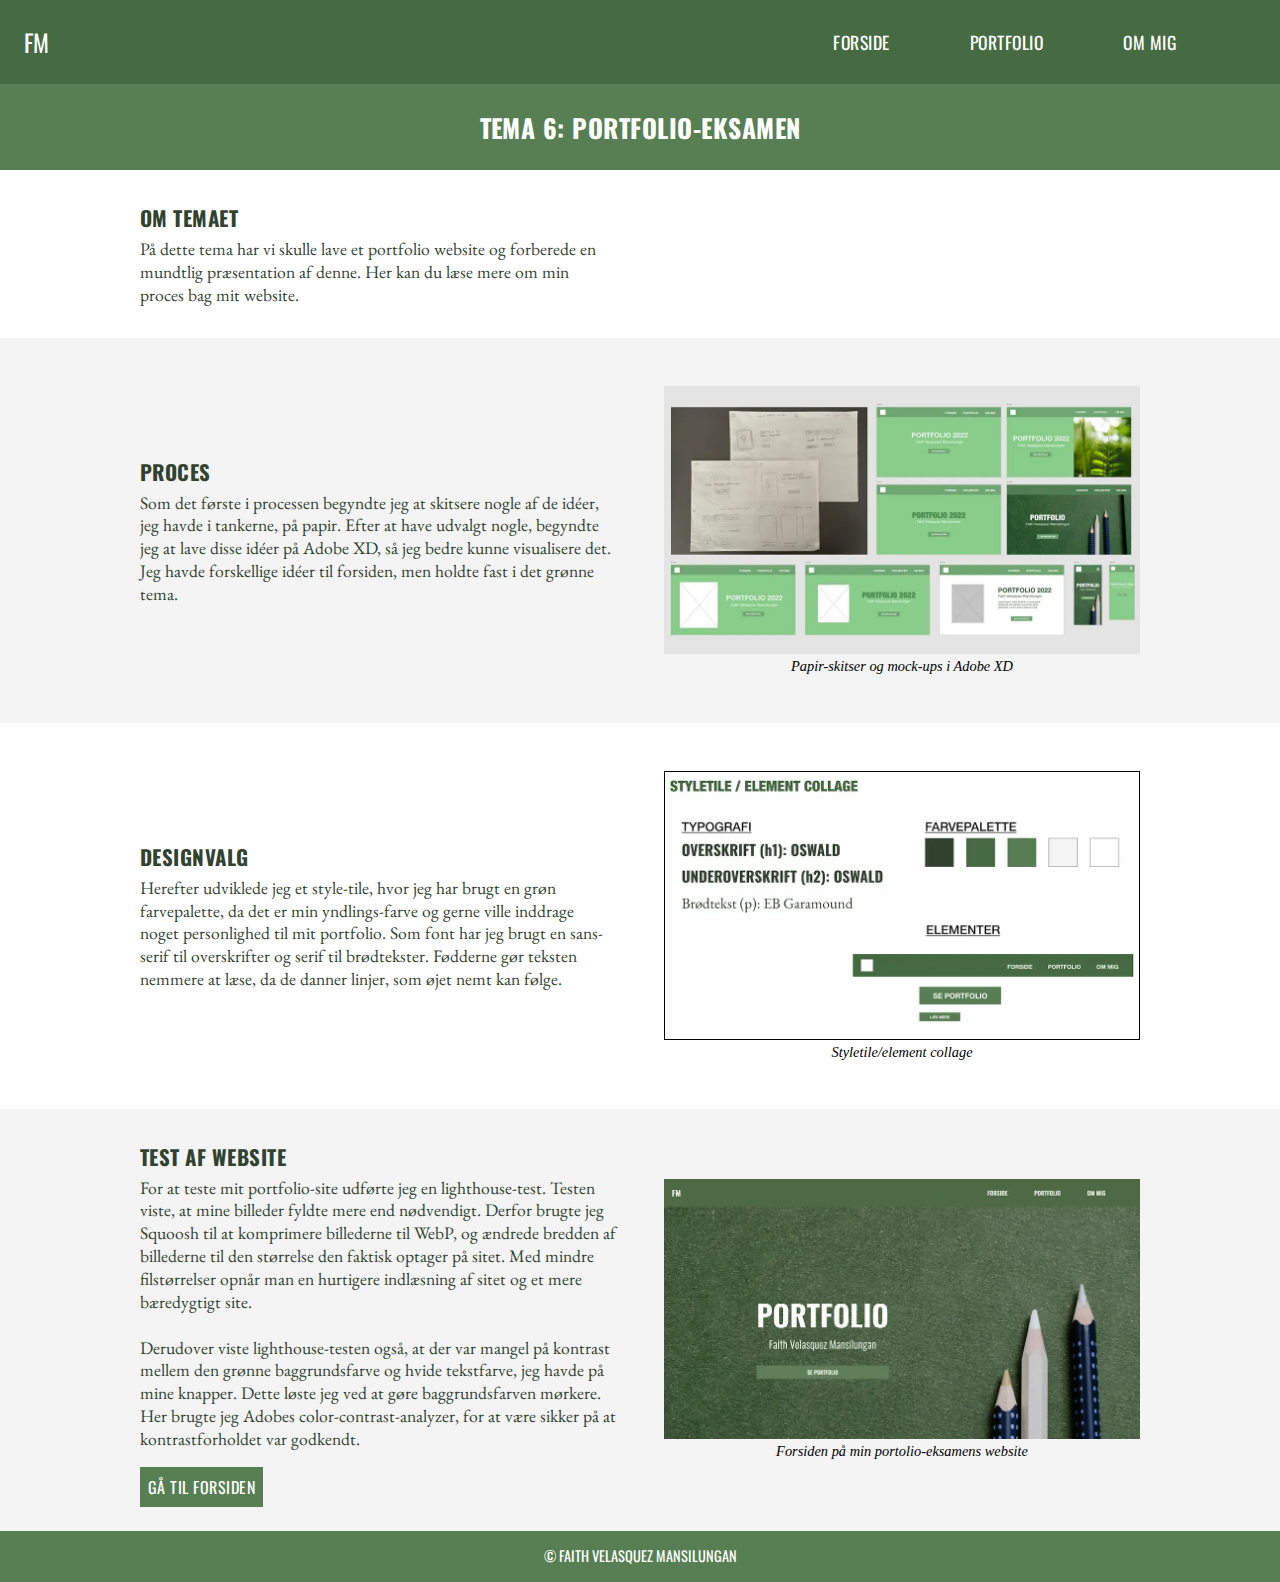
<file: tema6.html>
<!DOCTYPE html>
<html lang="da">
  <head>
    <meta charset="UTF-8" />
    <meta http-equiv="X-UA-Compatible" content="IE=edge" />
    <meta name="viewport" content="width=device-width, initial-scale=1.0" />
    <title>Tema 6</title>
    <link rel="preconnect" href="https://fonts.googleapis.com" />
    <link rel="preconnect" href="https://fonts.gstatic.com" crossorigin />
    <link
      href="https://fonts.googleapis.com/css2?family=EB+Garamond&family=Oswald:wght@500&display=swap"
      rel="stylesheet"
    />
    <link rel="stylesheet" href="generel.css" />
    <link rel="stylesheet" href="layout.css" />
    <link rel="icon" type="image/svg+xml" href="img/favicon_fm.svg" />
    <meta name="robots" content="noindex" />
  </head>
  <body>
    <header class="menu">
      <div class="logo">
        <a href="index.html">FM</a>
      </div>

      <nav class="main-menu">
        <button class="toggle-btn">MENU</button>
        <ul>
          <li><a href="index.html">FORSIDE</a></li>

          <li><a href="portfolio.html">PORTFOLIO</a></li>

          <li><a href="om.html">OM MIG</a></li>
        </ul>
      </nav>
    </header>

    <main>
      <div class="overskrift">
        <h1>TEMA 6: PORTFOLIO-EKSAMEN</h1>
      </div>

      <section class="section_white">
        <div class="container">
          <div class="tema_grid">
            <div class="tekst">
              <h2>OM TEMAET</h2>
              <p>
                På dette tema har vi skulle lave et portfolio website og
                forberede en mundtlig præsentation af denne. Her kan du læse
                mere om min proces bag mit website.
              </p>
            </div>
          </div>
        </div>
      </section>

      <section class="section_gray">
        <div class="container">
          <div class="tema_grid">
            <div class="tekst">
              <h2>PROCES</h2>
              <p>
                Som det første i processen begyndte jeg at skitsere nogle af de
                idéer, jeg havde i tankerne, på papir. Efter at have udvalgt
                nogle, begyndte jeg at lave disse idéer på Adobe XD, så jeg
                bedre kunne visualisere det. Jeg havde forskellige idéer til
                forsiden, men holdte fast i det grønne tema.
              </p>
            </div>

            <div class="billede">
              <figure class="figur_1">
                <img
                  src="img/skitse_portfolio.webp"
                  alt="Adobe XD forside-idéer"
                />
                <figcaption>Papir-skitser og mock-ups i Adobe XD</figcaption>
              </figure>
            </div>
          </div>
        </div>
      </section>

      <section class="section_white">
        <div class="container">
          <div class="tema_grid">
            <div class="tekst">
              <h2>DESIGNVALG</h2>
              <p>
                Herefter udviklede jeg et style-tile, hvor jeg har brugt en grøn
                farvepalette, da det er min yndlings-farve og gerne ville
                inddrage noget personlighed til mit portfolio. Som font har jeg
                brugt en sans-serif til overskrifter og serif til brødtekster.
                Fødderne gør teksten nemmere at læse, da de danner linjer, som
                øjet nemt kan følge.
              </p>
            </div>

            <div class="billede">
              <figure class="figur_1">
                <img
                  class="border"
                  src="img/styletile_tema6.webp"
                  alt="Styletile/element collage"
                />
                <figcaption>Styletile/element collage</figcaption>
              </figure>
            </div>
          </div>
        </div>
      </section>

      <section class="section_gray">
        <div class="container">
          <div class="tema_grid">
            <div class="billede">
              <figure>
                <img
                  src="img/portfolio_forside.webp"
                  alt="Forside på eksamensportfolio"
                />
                <figcaption>
                  Forsiden på min portolio-eksamens website
                </figcaption>
              </figure>
            </div>

            <div class="tekst_order">
              <h2>TEST AF WEBSITE</h2>
              <p class="p_pf">
                For at teste mit portfolio-site udførte jeg en lighthouse-test.
                Testen viste, at mine billeder fyldte mere end nødvendigt.
                Derfor brugte jeg Squoosh til at komprimere billederne til WebP,
                og ændrede bredden af billederne til den størrelse den faktisk
                optager på sitet. Med mindre filstørrelser opnår man en
                hurtigere indlæsning af sitet og et mere bæredygtigt site.
                <br /><br />
                Derudover viste lighthouse-testen også, at der var mangel på
                kontrast mellem den grønne baggrundsfarve og hvide tekstfarve,
                jeg havde på mine knapper. Dette løste jeg ved at gøre
                baggrundsfarven mørkere. Her brugte jeg Adobes
                color-contrast-analyzer, for at være sikker på at
                kontrastforholdet var godkendt.
              </p>
              <a href="index.html" class="button">GÅ TIL FORSIDEN</a>
            </div>
          </div>
        </div>
      </section>
    </main>

    <footer>
      <p>© FAITH VELASQUEZ MANSILUNGAN</p>
    </footer>
  </body>
</html>
</file>
<file: generel.css>
/* ------- CUSTOM PROPERTIES ------- */
html {
  --darker-green: #324230;
  --dark-green: #466b42;
  --light-green: #587f54;
}

* {
  margin: 0;
  box-sizing: border-box;
}

img,
video {
  max-width: 100%;
  height: auto;
}

.container {
  max-width: 1000px;
}

.border {
  border: 1px solid rgb(0, 0, 0);
}

/* ------- TYPOGRAFI ------- */
h1 {
  font-family: "Oswald", sans-serif;
  font-size: 1.6rem;
  letter-spacing: 0.03rem;
}

h2 {
  font-family: "Oswald", sans-serif;
  font-size: 1.3rem;
  color: var(--darker-green);
  margin-bottom: 0.3rem;
  letter-spacing: 0.03rem;
}

h3 {
  color: var(--darker-green);
  font-family: "Oswald", sans-serif;
  font-size: 0.98rem;
  border-bottom: 1px solid var(--darker-green);
  margin-top: 1rem;
}

p,
.cv li {
  font-family: "EB Garamond", serif;
  font-size: 1.1rem;
  color: var(--darker-green);
  max-width: 65ch;
  line-height: 1.3;
}

.cv p {
  line-height: 1.5;
}

.logo a {
  font-size: 1.5rem;
}

a {
  text-decoration: none;
  letter-spacing: 0.03rem;
  font-family: "Oswald", sans-serif;
  font-size: 1.1rem;
  color: rgb(255, 255, 255);
  cursor: pointer;
}

li a:hover {
  color: var(--darker-green);
}

figcaption {
  font-size: 0.9rem;
  font-style: italic;
  text-align: center;
}

/* ------- KNAPPER ------- */
.button {
  font-size: 1rem;
  letter-spacing: 0.03rem;
  font-family: "Oswald", sans-serif;
  background: var(--light-green);
  padding: 0.5rem;
  color: white;
  border: none;
}

.button:hover {
  background-color: var(--dark-green);
  color: white;
}

/* ------- FOOTER ------- */
footer {
  text-align: center;
  padding: 1rem;
  background: var(--light-green);
}

footer p {
  max-width: none;
  font-family: "Oswald", sans-serif;
  color: white;
  font-size: 0.9rem;
}
</file>
<file: layout.css>
/* ------- Menu ------- */
.menu {
  display: flex;
  justify-content: space-between;
  align-items: center;
  background: var(--dark-green);
  padding: 1.5rem;

  /* Tilføjet flex-wrap, så "Luk" forbliver på "Menu" plads */
  flex-wrap: wrap;
}

.main-menu ul {
  display: flex;
  gap: 5rem;
  list-style: none;
  margin-right: 5rem;
}

/* ------- Burgermenu-knap ------- */
.toggle-btn {
  font-family: "Oswald", sans-serif;
  background: transparent;
  color: white;
  border: none;
  min-width: 44px;
  min-height: 44px;
  font-size: 1.1rem;
  cursor: pointer;

  display: none; /* Skjul knappen som standard */
}

@media (max-width: 600px) {
  .toggle-btn {
    display: block; /* Vis knappen, når viewporten maksimalt er 600px */
  }

  .main-menu {
    /* Fjern ".main-menu"-boksen fra ligningen, når viewporten maksimalt er 600px, men behold børnene, så disse deltager i flex-kontekten */
    display: contents;

    /* Rykker menu-punkterne til højre */
    text-align: right;
  }

  .main-menu ul {
    display: none; /* Fjern menu-listen som standard */
    gap: 1rem;
    margin-right: 0;
  }

  .main-menu.shown ul {
    /* Vis menu-listen, når klassen ".shown" er til stede */
    border-top: 1px solid #3c4e3a;
    padding-top: 1rem;
    display: flex;
    flex: 1 1 100%;
    flex-flow: column;
  }
}

/* ------- Forside/splash-billede (mobil) ------- */
.splash {
  background-image: url(img/portfolio_splash.webp);
  width: 100%;
  height: 100vh;
  background-size: 400%;
  background-position: 68% 0%;
}

.col_tekst {
  display: grid;
  justify-content: center;
  padding-top: 7rem;
  text-align: center;
}

.col_tekst h1 {
  font-size: 4rem;
  color: white;
}
.col_tekst h2 {
  font-size: 2rem;
  color: white;
  font-weight: 300;
}

.col_tekst .button {
  margin-top: 2.3rem;
}

/* ------- Overskrift-banner ------- */
.overskrift {
  font-family: Arial, Helvetica, sans-serif;
  background: var(--light-green);
  color: rgb(255, 255, 255);
  text-align: center;
  padding: 1.5rem;
}

/* ------- Mobil - andet ------- */
.portfolio_tema3,
.portfolio_tema5,
.portfolio_om_mig,
.section_gray,
.section_2 {
  background-color: #f4f4f4;
}

.section_gray figure,
.section_white figure {
  padding-block: 1rem;
}

.section_1,
.section_2,
.section_white,
.section_gray {
  display: grid;
  justify-content: center;
  padding: 2rem;
}

.container_portfolio section {
  padding: 2.5rem;
}

.portraet_2 {
  margin-top: 1rem;
}

.p_pf {
  margin-bottom: 1.5rem;
}

@media (min-width: 600px) {
  /* ------- Forside/splash-billede ------- */
  .splash {
    background-size: 331%;
    background-position: 64% 0%;
  }

  .grid_splash {
    display: grid;
    grid-template-rows: 1fr 1fr;
  }

  .col_tekst {
    display: grid;
    grid-row: 2 / span 1;
    padding-top: 0;
  }

  .col_tekst h1 {
    font-size: 5.5rem;
  }

  .col_tekst h2 {
    font-size: 2rem;
  }

  /* ------- Side: Om mig ------- */
  .grid_1 {
    display: grid;
    grid-template-columns: 1fr 2fr;
    padding-block: 5rem;
    align-items: center;
    gap: 3rem;
  }

  .grid_2 {
    display: grid;
    grid-template-columns: 1fr 2fr;
    padding-bottom: 1rem;
    gap: 3rem;
  }

  .section_2 .container {
    padding-block: 5rem;
  }

  .portraet_2 {
    order: -1;
  }

  /* ------- Generel grid på tema-sider ------- */
  .tema_grid {
    display: grid;
    grid-template-columns: 1fr 1fr;
    align-items: center;
    gap: 3rem;
  }

  .tekst_order {
    order: -1;
  }
}

@media (min-width: 800px) {
  /* ------- Side: Portfolio ------- */
  .container_portfolio {
    display: grid;
    grid-template-columns: 1fr 1fr;
  }

  .container_portfolio section {
    display: grid;
    grid-template-columns: 1fr 1fr;
    padding-block: 2rem;
    gap: 30px;
    align-items: center;
  }

  .portfolio_tema3,
  .portfolio_tema4,
  .portfolio_om_mig {
    background-color: #f4f4f4;
  }

  .portfolio_tema2,
  .portfolio_tema5 {
    background-color: white;
  }

  .tekst_pf {
    order: -1;
  }
}

@media (min-width: 940px) {
  .splash {
    width: 100%;
    height: 100vh;
    background-size: 145%;
    background-position: 60% 21%;
  }

  .grid_splash {
    display: grid;
    grid-template-columns: 1fr 1fr;
    grid-template-rows: 1fr 1fr 1fr;
  }

  .col_tekst {
    display: grid;
    grid-column: 1 / span 1;
    grid-row: 2 / span 1;
    padding-top: 0;
    padding-left: 15rem;
  }

  .col_tekst h1 {
    font-size: 5.5rem;
  }

  .col_tekst h2 {
    font-size: 2rem;
  }
}
</file>
